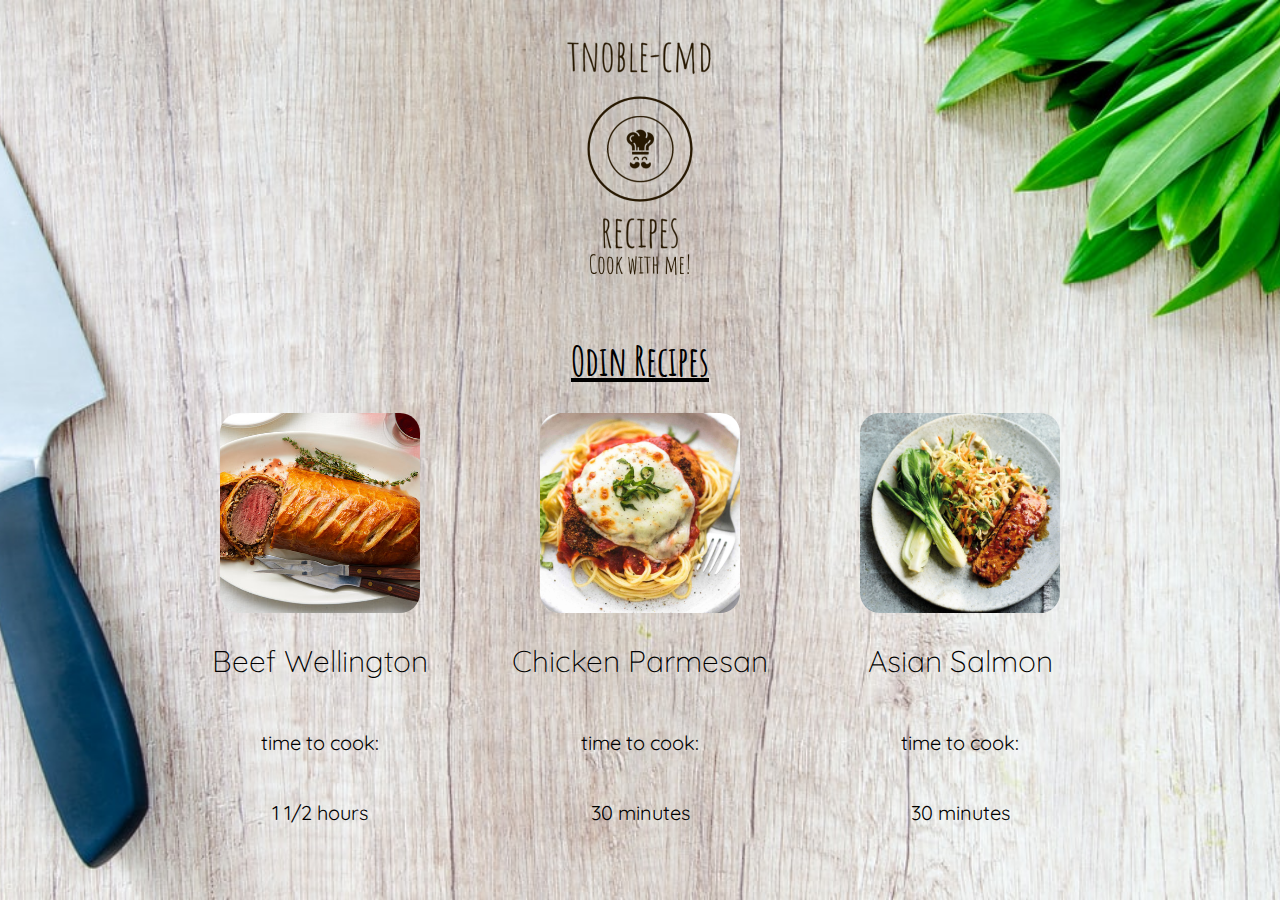
<file: index.html>
<!DOCTYPE html>

<html lang="en">
    <head>
        <link rel="stylesheet" href="stylesheet.css"/>
        <meta charset="UTF-8">
        <meta name="viewport" content="width=device-width, initial-scale=1.0">
        <title>tnoble-cmd Recipes</title>
    </head>

    <body>
        <div>
            <a href="index.html"><img id="logo" class="center" src="recipes-images/recipies.png"></a>   
        </div>
        <h1 class="heading">Odin Recipes</h1>
        <div class="content">
            <div class="item">
                <a href="recipes/Beef-Wellington.html"><img src="recipes-images/wellington.jpeg"></a>
                <h2>Beef Wellington</h2>
                <p>time to cook:</p><p> 1 1/2 hours</p>
            </div>
            <div class="item">
                <a href="recipes/Chicken-Parmesan.html"><img src="recipes-images/chicken-parm.jpeg"></a>
                <h2>Chicken Parmesan</h2>
                <p>time to cook:</p><p> 30 minutes</p>
            </div>
            <div class="item">
                <a href="recipes/Asian-Salmon.html"><img src="recipes-images/asian-salmon.jpeg"></a>
                <h2>Asian Salmon</h2>
                <p>time to cook:</p><p> 30 minutes</p>
            </div>
    </body>
</html>
</file>
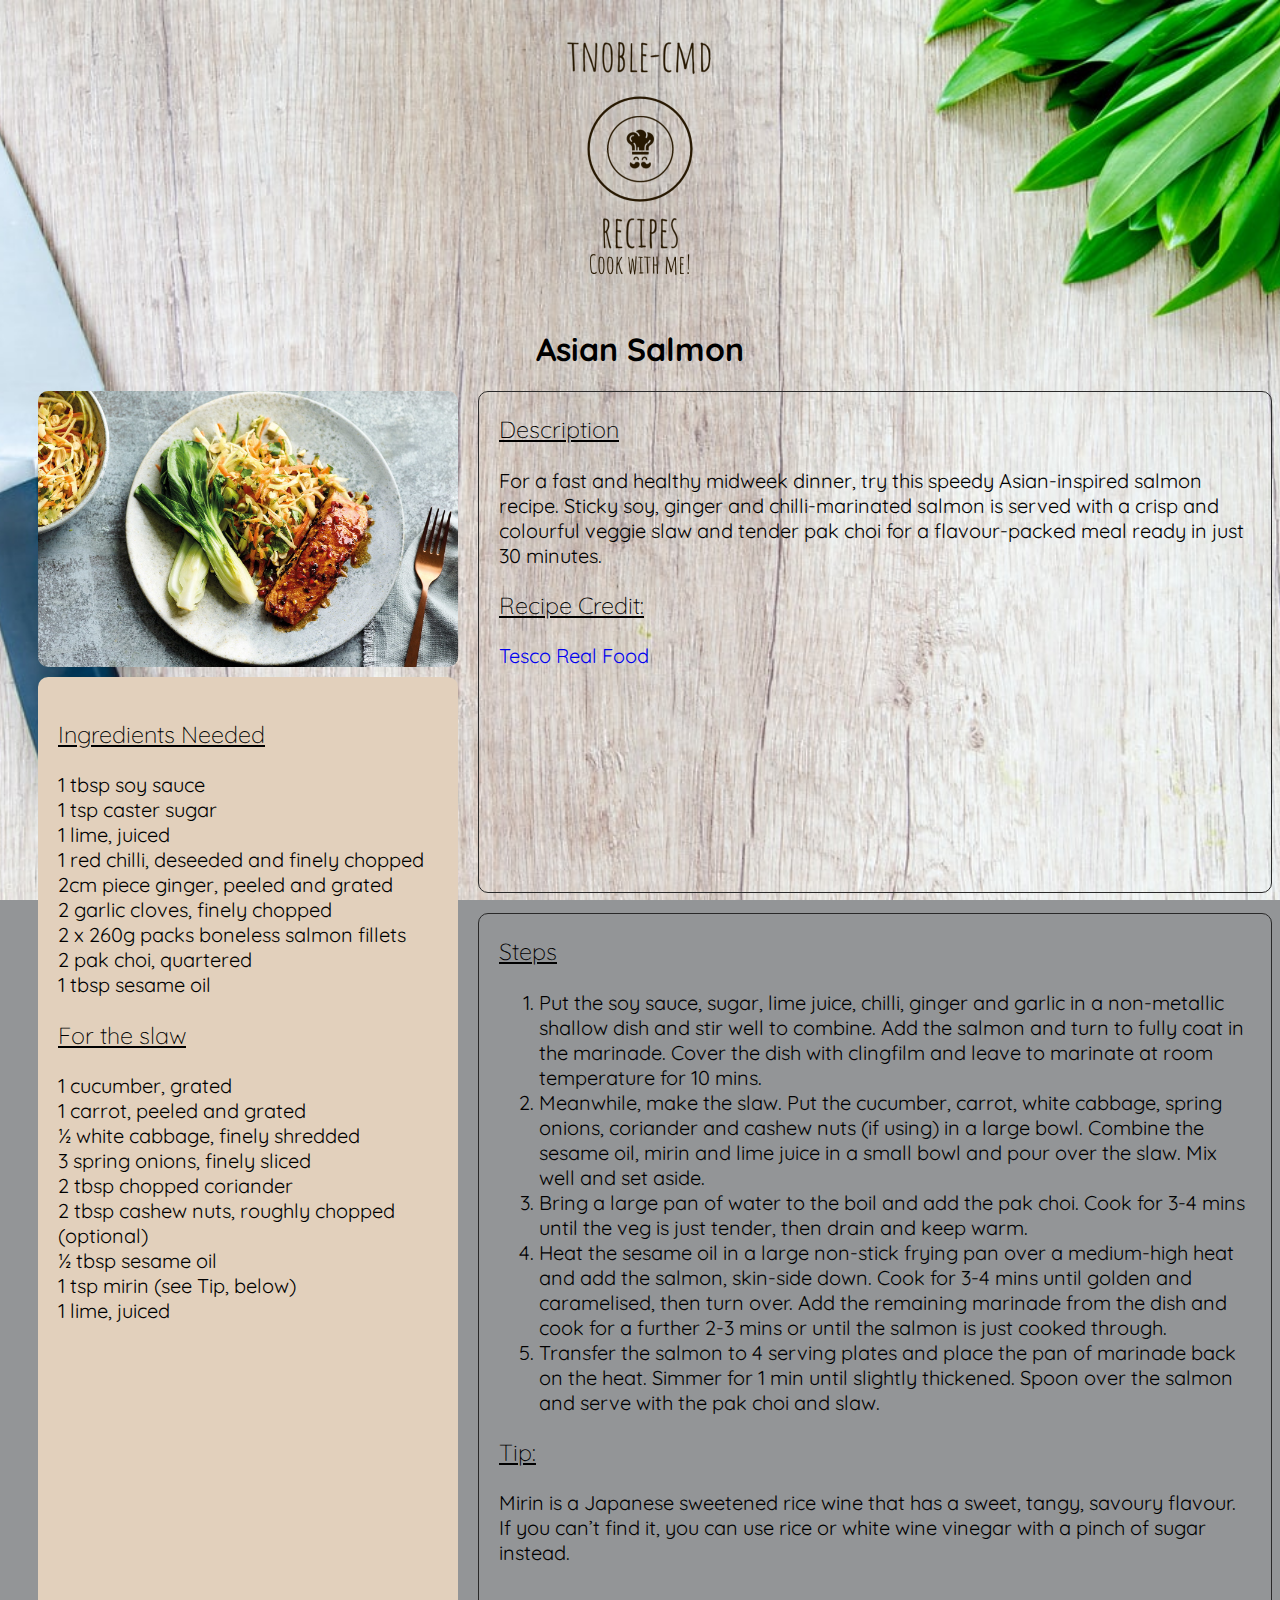
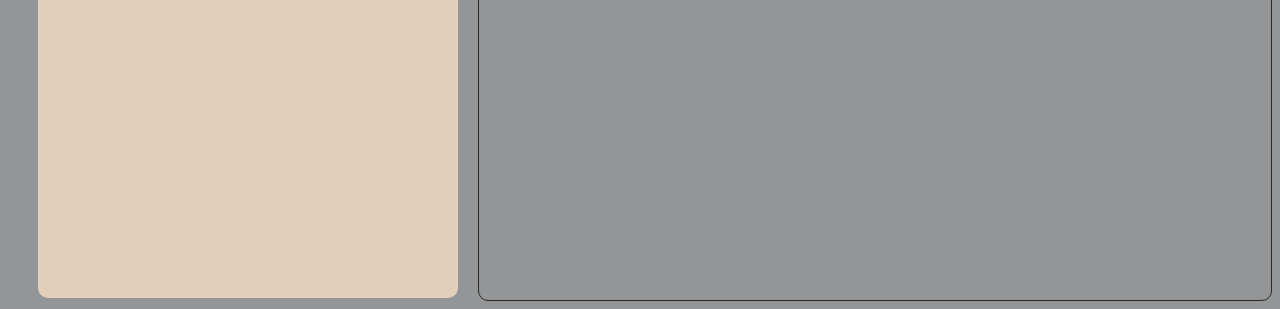
<file: recipes/Asian-Salmon.html>
<!DOCTYPE html>
<html lang="en">
  <heading>
    <meta charset="UTF-8" />
    <meta name="viewport" content="width=device-width, initial-scale=1.0" />
    <title>Beef Wellington Recipe</title>
    <link rel="stylesheet" href="../stylesheet.css" />
  </heading>
  <body>
    <div>
      <a href="../index.html"
        ><img id="logo" class="center" src="../recipes-images/recipies.png"
      /></a>
    </div>
    <h1 class="recipe-title">Asian Salmon</h1>
    <div class="content">
        <div class="left">
            <img src="../recipes-images/asian-salmon.jpeg">
            <div class="ingredient-container">
                <h3>Ingredients Needed</h3>
                <ul>
                    <li>1 tbsp soy sauce</li>
                    <li>1 tsp caster sugar</li>
                    <li>1 lime, juiced</li>
                    <li>1 red chilli, deseeded and finely chopped</li>
                    <li>2cm piece ginger, peeled and grated</li>
                    <li>2 garlic cloves, finely chopped</li>
                    <li>2 x 260g packs boneless salmon fillets</li>
                    <li>2 pak choi, quartered</li>
                    <li>1 tbsp sesame oil</li>
                </ul>
                <h3>For the slaw</h3>
                <ul>
                    <li>1 cucumber, grated</li>
                    <li>1 carrot, peeled and grated</li>
                    <li>½ white cabbage, finely shredded</li>
                    <li>3 spring onions, finely sliced</li>
                    <li>2 tbsp chopped coriander</li>
                    <li>2 tbsp cashew nuts, roughly chopped (optional)</li>
                    <li>½ tbsp sesame oil</li>
                    <li>1 tsp mirin (see Tip, below)</li>
                    <li>1 lime, juiced</li>
        </div>
    </div>
    <div class="right">
        <div class="right-top">
            <h3>Description</h3>
            <p>For a fast and healthy midweek dinner, try this speedy Asian-inspired salmon recipe. Sticky soy, ginger and chilli-marinated salmon is served with a crisp and colourful veggie slaw and tender pak choi for a flavour-packed meal ready in just 30 minutes.<p>
            <h3>Recipe Credit:</h3>
                <ul>
                    <li><a href="https://realfood.tesco.com/recipes/asian-salmon-fillet.html" target="blank">Tesco Real Food</a></li>
                </ul>
        </div>
        <div class="steps-container">
            <h3>Steps</h3>
            <ol>
                <li>Put the soy sauce, sugar, lime juice, chilli, ginger and garlic in a non-metallic shallow dish and stir well to combine. Add the salmon and turn to fully coat in the marinade. Cover the dish with clingfilm and leave to marinate at room temperature for 10 mins.</li>
                <li>Meanwhile, make the slaw. Put the cucumber, carrot, white cabbage, spring onions, coriander and cashew nuts (if using) in a large bowl. Combine the sesame oil, mirin and lime juice in a small bowl and pour over the slaw. Mix well and set aside.</li>
                <li>Bring a large pan of water to the boil and add the pak choi. Cook for 3-4 mins until the veg is just tender, then drain and keep warm.</li>
                <li>Heat the sesame oil in a large non-stick frying pan over a medium-high heat and add the salmon, skin-side down. Cook for 3-4 mins until golden and caramelised, then turn over. Add the remaining marinade from the dish and cook for a further 2-3 mins or until the salmon is just cooked through.</li>
                <li>Transfer the salmon to 4 serving plates and place the pan of marinade back on the heat. Simmer for 1 min until slightly thickened. Spoon over the salmon and serve with the pak choi and slaw. </li>
            </ol>
            <h3>Tip:</h3>
            <ul>
                <li>Mirin is a Japanese sweetened rice wine that has a sweet, tangy, savoury flavour. If you can’t find it, you can use rice or white wine vinegar with a pinch of sugar instead. </li>
            </ul>
        </div>
    </div>
  </body>
</html>
</file>
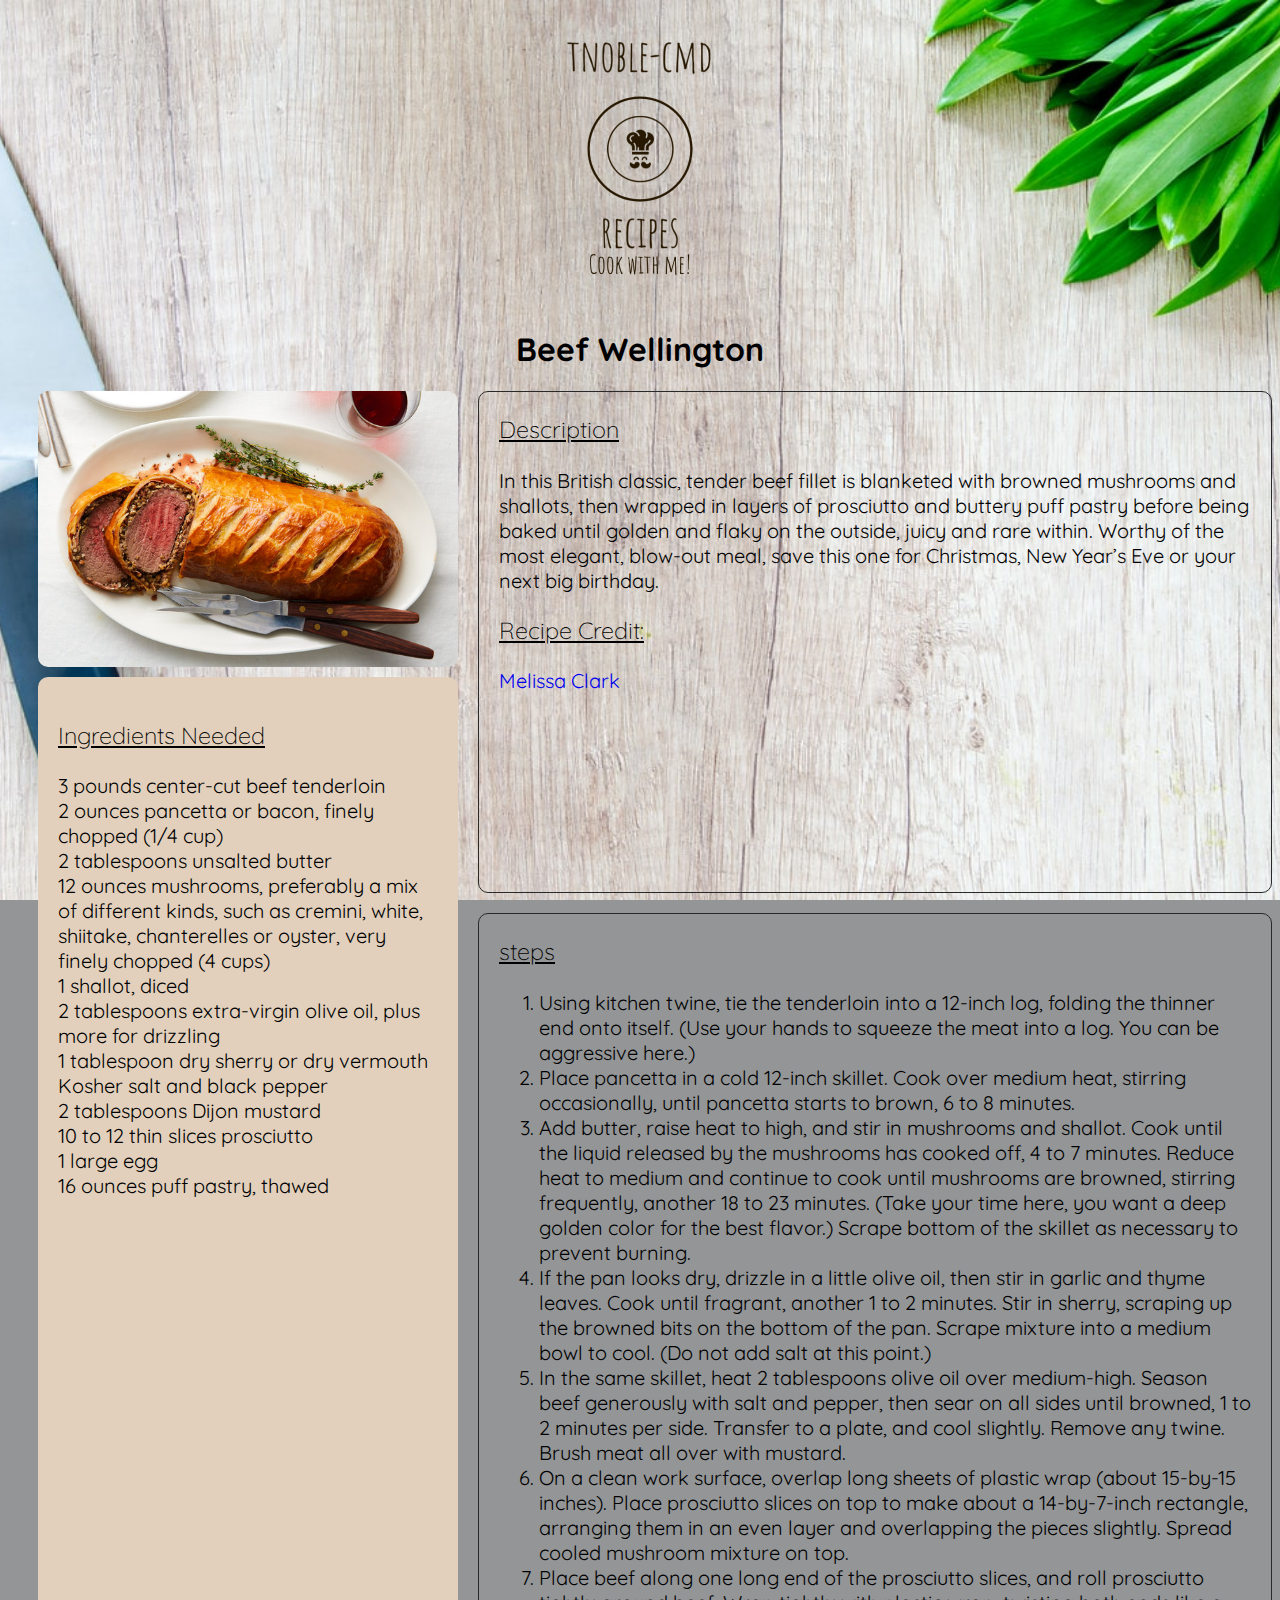
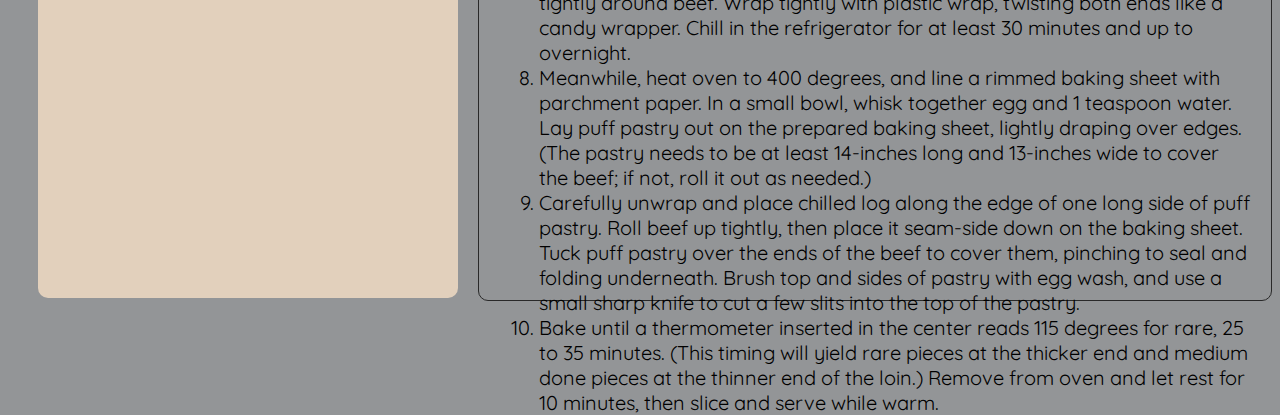
<file: recipes/Beef-Wellington.html>
<!DOCTYPE html>
<html lang="en">
  <heading>
    <meta charset="UTF-8" />
    <meta name="viewport" content="width=device-width, initial-scale=1.0" />
    <title>Beef Wellington Recipe</title>
    <link rel="stylesheet" href="../stylesheet.css" />
  </heading>
  <body>
    <div>
      <a href="../index.html"
        ><img id="logo" class="center" src="../recipes-images/recipies.png"
      /></a>
    </div>
    <h1 class="recipe-title">Beef Wellington</h1>
    <div class="content">
        <div class="left">
            <img src="../recipes-images/wellington.jpeg">
            <div class="ingredient-container">
                <h3>Ingredients Needed</h3>
                <ul>
                    <li>3 pounds center-cut beef tenderloin</li>
                    <li>2 ounces pancetta or bacon, finely chopped (1/4 cup)</li>
                    <li>2 tablespoons unsalted butter</li>
                    <li>12 ounces mushrooms, preferably a mix of different kinds, such as cremini, white, shiitake, chanterelles or oyster, very finely chopped (4 cups)</li>
                    <li>1 shallot, diced</li>
                    <li>2 tablespoons extra-virgin olive oil, plus more for drizzling</li>
                    <li>1 tablespoon dry sherry or dry vermouth<br>Kosher salt and black pepper</li>
                    <li>2 tablespoons Dijon mustard</li>
                    <li>10 to 12 thin slices prosciutto</li>
                    <li>1 large egg</li>
                    <li>16 ounces puff pastry, thawed</li>
                </ul>
        </div>
    </div>
    <div class="right">
        <div class="right-top">
            <h3>Description</h3>
            <p>In this British classic, tender beef fillet is blanketed with browned mushrooms and shallots, then wrapped in layers of prosciutto and buttery puff pastry before being baked until golden and flaky on the outside, juicy and rare within. Worthy of the most elegant, blow-out meal, save this one for Christmas, New Year’s Eve or your next big birthday.</p>
            <h3>Recipe Credit:</h3>
            <ul>
                <li><a href="https://cooking.nytimes.com/ourcooks/melissa-clark/my-recipes?action=click&module=byline&region=recipe%20page" target="blank">Melissa Clark</a></li>
            </ul>
        </div>
        <div class="steps-container">
            <h3>steps</h3>
            <ol>
                <li>Using kitchen twine, tie the tenderloin into a 12-inch log, folding the thinner end onto itself. (Use your hands to squeeze the meat into a log. You can be aggressive here.)</li>
                <li>Place pancetta in a cold 12-inch skillet. Cook over medium heat, stirring occasionally, until pancetta starts to brown, 6 to 8 minutes.</li>
                <li>Add butter, raise heat to high, and stir in mushrooms and shallot. Cook until the liquid released by the mushrooms has cooked off, 4 to 7 minutes. Reduce heat to medium and continue to cook until mushrooms are browned, stirring frequently, another 18 to 23 minutes. (Take your time here, you want a deep golden color for the best flavor.) Scrape bottom of the skillet as necessary to prevent burning.</li>
                <li>If the pan looks dry, drizzle in a little olive oil, then stir in garlic and thyme leaves. Cook until fragrant, another 1 to 2 minutes. Stir in sherry, scraping up the browned bits on the bottom of the pan. Scrape mixture into a medium bowl to cool. (Do not add salt at this point.)</li>
                <li>In the same skillet, heat 2 tablespoons olive oil over medium-high. Season beef generously with salt and pepper, then sear on all sides until browned, 1 to 2 minutes per side. Transfer to a plate, and cool slightly. Remove any twine. Brush meat all over with mustard.</li>
                <li>On a clean work surface, overlap long sheets of plastic wrap (about 15-by-15 inches). Place prosciutto slices on top to make about a 14-by-7-inch rectangle, arranging them in an even layer and overlapping the pieces slightly. Spread cooled mushroom mixture on top.</li>
                <li>Place beef along one long end of the prosciutto slices, and roll prosciutto tightly around beef. Wrap tightly with plastic wrap, twisting both ends like a candy wrapper. Chill in the refrigerator for at least 30 minutes and up to overnight.</li>
                <li>Meanwhile, heat oven to 400 degrees, and line a rimmed baking sheet with parchment paper. In a small bowl, whisk together egg and 1 teaspoon water. Lay puff pastry out on the prepared baking sheet, lightly draping over edges. (The pastry needs to be at least 14-inches long and 13-inches wide to cover the beef; if not, roll it out as needed.)</li>
                <li>Carefully unwrap and place chilled log along the edge of one long side of puff pastry. Roll beef up tightly, then place it seam-side down on the baking sheet. Tuck puff pastry over the ends of the beef to cover them, pinching to seal and folding underneath. Brush top and sides of pastry with egg wash, and use a small sharp knife to cut a few slits into the top of the pastry.</li>
                <li>Bake until a thermometer inserted in the center reads 115 degrees for rare, 25 to 35 minutes. (This timing will yield rare pieces at the thicker end and medium done pieces at the thinner end of the loin.) Remove from oven and let rest for 10 minutes, then slice and serve while warm.</li>
            </ol>
        </div>
    </div>
  </body>
</html>
</file>
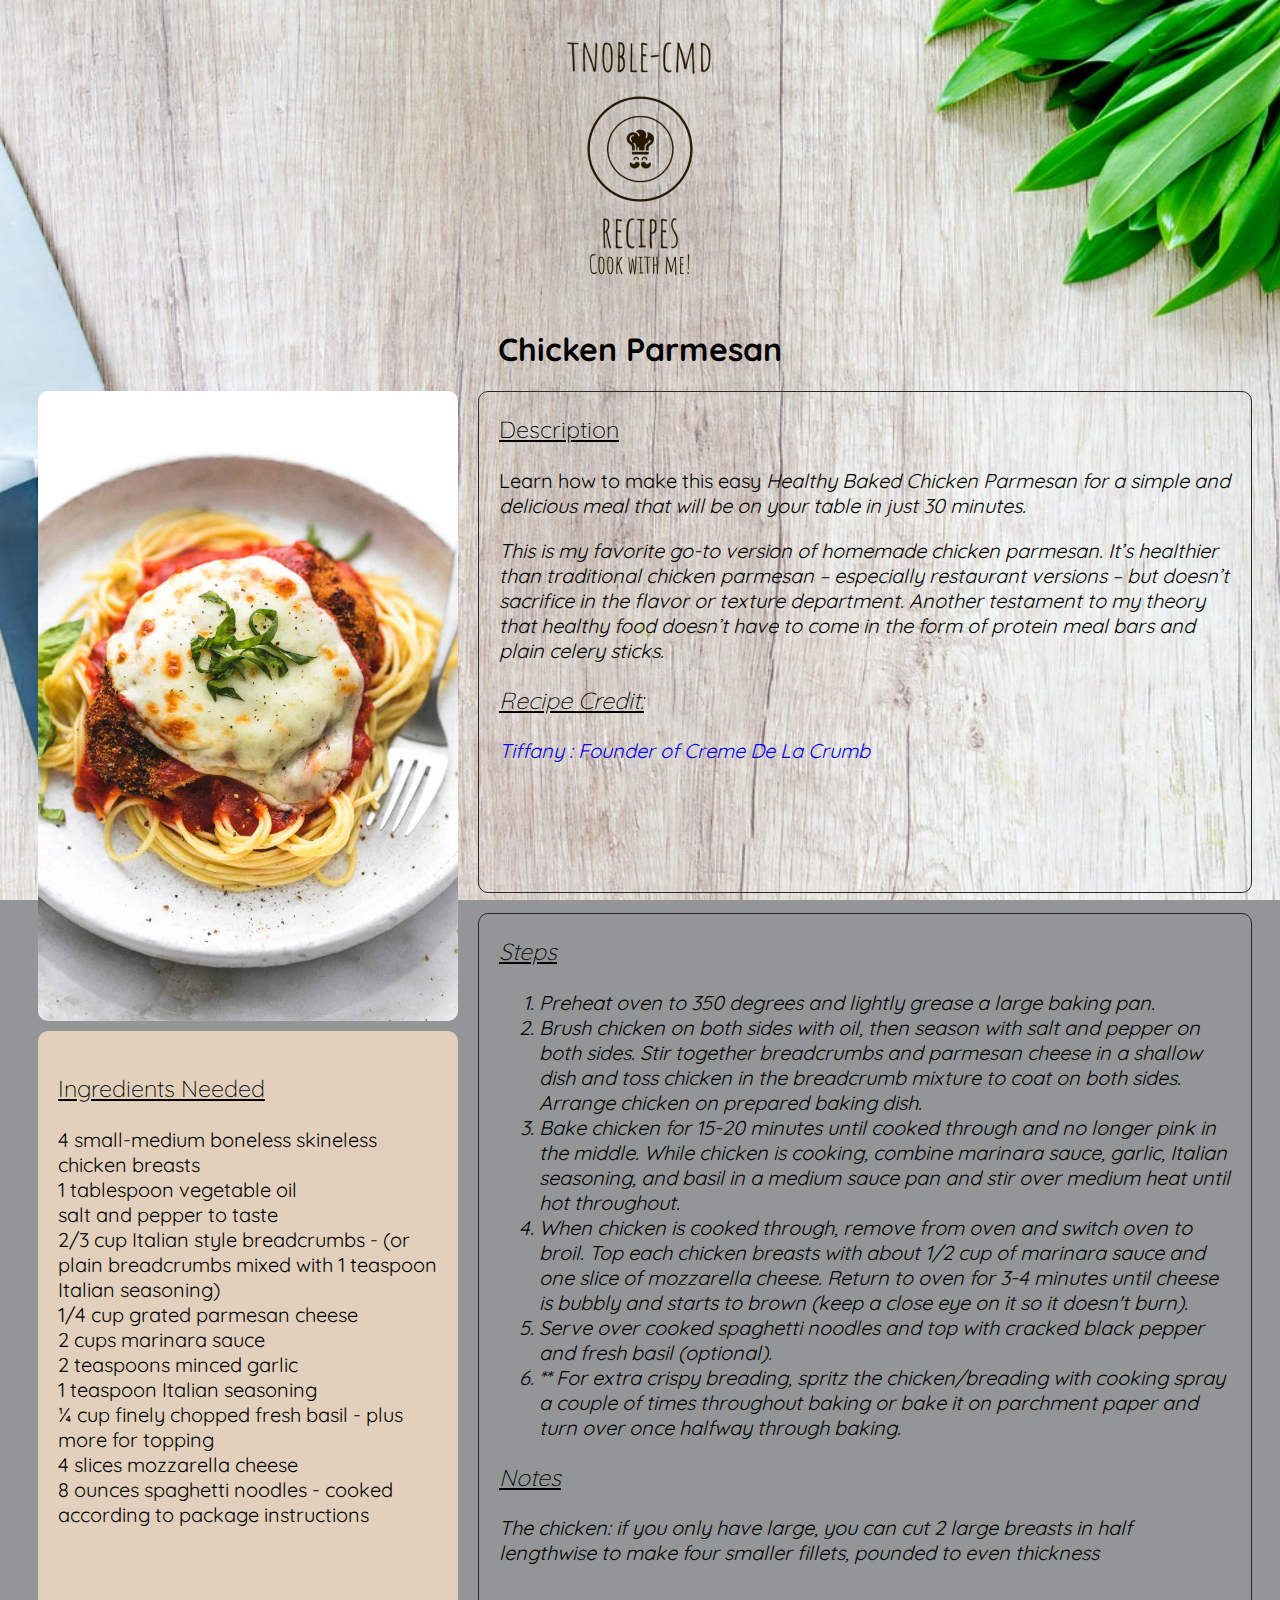
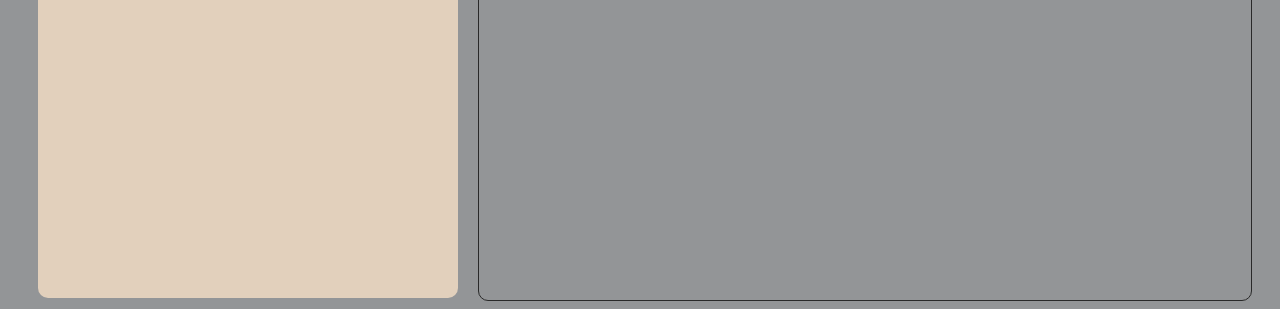
<file: recipes/Chicken-Parmesan.html>
<!DOCTYPE html>
<html lang="en">
  <heading>
    <meta charset="UTF-8" />
    <meta name="viewport" content="width=device-width, initial-scale=1.0" />
    <title>Chicken Parmesan</title>
    <link rel="stylesheet" href="../stylesheet.css" />
  </heading>
  <body>
    <div>
      <a href="../index.html"
        ><img id="logo" class="center" src="../recipes-images/recipies.png"
      /></a>
    </div>
    <h1 class="recipe-title">Chicken Parmesan</h1>
    <div class="content">
        <div class="left">
            <img src="../recipes-images/chicken-parm.jpeg">
            <div class="ingredient-container">
                <h3>Ingredients Needed</h3>
                <ul>
                    <li>4 small-medium boneless skineless chicken breasts</li>
                    <li>1 tablespoon vegetable oil</li>
                    <li>salt and pepper to taste</li>
                    <li>2/3 cup Italian style breadcrumbs - (or plain breadcrumbs mixed with 1 teaspoon Italian seasoning)</li>
                    <li>1/4 cup grated parmesan cheese</li>
                    <li>2 cups marinara sauce</li>
                    <li>2 teaspoons minced garlic</li>
                    <li>1 teaspoon Italian seasoning</li>
                    <li>¼ cup finely chopped fresh basil - plus more for topping</li>
                    <li>4 slices mozzarella cheese</li>
                    <li>8 ounces spaghetti noodles - cooked according to package instructions</li>
                </ul>
        </div>
    </div>
    <div class="right">
        <div class="right-top">
            <h3>Description</h3>
            <p>Learn how to make this easy <i>Healthy Baked Chicken Parmesan<i> for a simple and delicious meal that will be on your table in just 30 minutes.<p>
            <p>This is my favorite go-to version of homemade chicken parmesan. It’s healthier than traditional chicken parmesan – especially restaurant versions – but doesn’t sacrifice in the flavor or texture department. Another testament to my theory that healthy food doesn’t have to come in the form of protein meal bars and plain celery sticks.</p>
            <h3>Recipe Credit:</h3>
                <ul>
                    <li><a href="https://www.lecremedelacrumb.com/about/" target="blank">Tiffany : Founder of Creme De La Crumb</a></li>
                </ul>
        </div>
        <div class="steps-container">
            <h3>Steps</h3>
            <ol>
                <li>Preheat oven to 350 degrees and lightly grease a large baking pan.</li>
                <li>Brush chicken on both sides with oil, then season with salt and pepper on both sides. Stir together breadcrumbs and parmesan cheese in a shallow dish and toss chicken in the breadcrumb mixture to coat on both sides. Arrange chicken on prepared baking dish.</li>
                <li>Bake chicken for 15-20 minutes until cooked through and no longer pink in the middle. While chicken is cooking, combine marinara sauce, garlic, Italian seasoning, and basil in a medium sauce pan and stir over medium heat until hot throughout.</li>
                <li>When chicken is cooked through, remove from oven and switch oven to broil. Top each chicken breasts with about 1/2 cup of marinara sauce and one slice of mozzarella cheese. Return to oven for 3-4 minutes until cheese is bubbly and starts to brown (keep a close eye on it so it doesn't burn).</li>
                <li>Serve over cooked spaghetti noodles and top with cracked black pepper and fresh basil (optional).</li>
                <li>** For extra crispy breading, spritz the chicken/breading with cooking spray a couple of times throughout baking or bake it on parchment paper and turn over once halfway through baking. </li>
            </ol>
            <h3>Notes</h3>
            <ul>
                <li>The chicken: if you only have large, you can cut 2 large breasts in half lengthwise to make four smaller fillets, pounded to even thickness</li>
            </ul>
        </div>
    </div>
  </body>
</html>
</file>
<file: stylesheet.css>
@import url("https://fonts.googleapis.com/css2?family=Indie+Flower&display=swap");
@import url("https://fonts.googleapis.com/css2?family=Amatic+SC:wght@400;700&family=Indie+Flower&display=swap");
@import url("https://fonts.googleapis.com/css2?family=Amatic+SC:wght@400;700&family=Indie+Flower&family=Quicksand:wght@300&display=swap");
html {
  font-family: "Quicksand", sans-serif;
}

body {
  background-image: url(recipes-images/index-background.jpeg);
  height: 100%;
  background-position: center center;
  background-repeat: no-repeat;
  background-size: cover;
  background-attachment: fixed;
  background-color: #939597;
}

h2,
h3,
h4 {
  font-weight: 300;
}
#logo {
  margin-left: auto;
  margin-right: auto;
  display: block;
}

.heading {
  text-align: center;
  font-family: "Amatic SC", cursive;
  font-size: 40px;
  text-decoration: underline;
}
.item {
  display: flex;
  flex-direction: column;
  gap: 5px;
  align-items: center;
  width: 300px;
}

.heading,
.recipe-title {
  text-align: center;
}

.content {
  display: flex;
  flex-direction: row;
  justify-content: center;
  font-size: 20px;
  gap: 20px;
}

.item img:hover {
  transform: scale(1.2);
  transition-duration: 300ms;
  border-radius: 10%;
}

a {
  text-decoration: none;
}

.item img {
  float: left;
  width: 200px;
  height: 200px;
  object-fit: cover;
  border-radius: 10%;
}

.left {
  display: flex;
  flex-direction: column;
  gap: 10px;
  padding-left: 30px;
  width: 420px;
  height: 1507px;
}
.right-top {
  border-radius: 10px;
  border: 1px solid rgb(41, 41, 41);
  height: 500px;
}

.right-top,
.steps-container {
  padding: 0 20px 0 20px;
}

.ingredient-container {
  border-radius: 10px;
  background-color: rgb(226, 208, 188);
  padding: 20px;
  flex-grow: 5;
}

.steps-container {
  margin-top: 20px;
  border-radius: 10px;
  border: 1px solid rgb(41, 41, 41);
  height: 986px;
}

.left img {
  border-radius: 10px;
}
ul {
  list-style-type: none;
  padding: 0;
}

h3 {
  text-decoration: underline;
}
</file>
